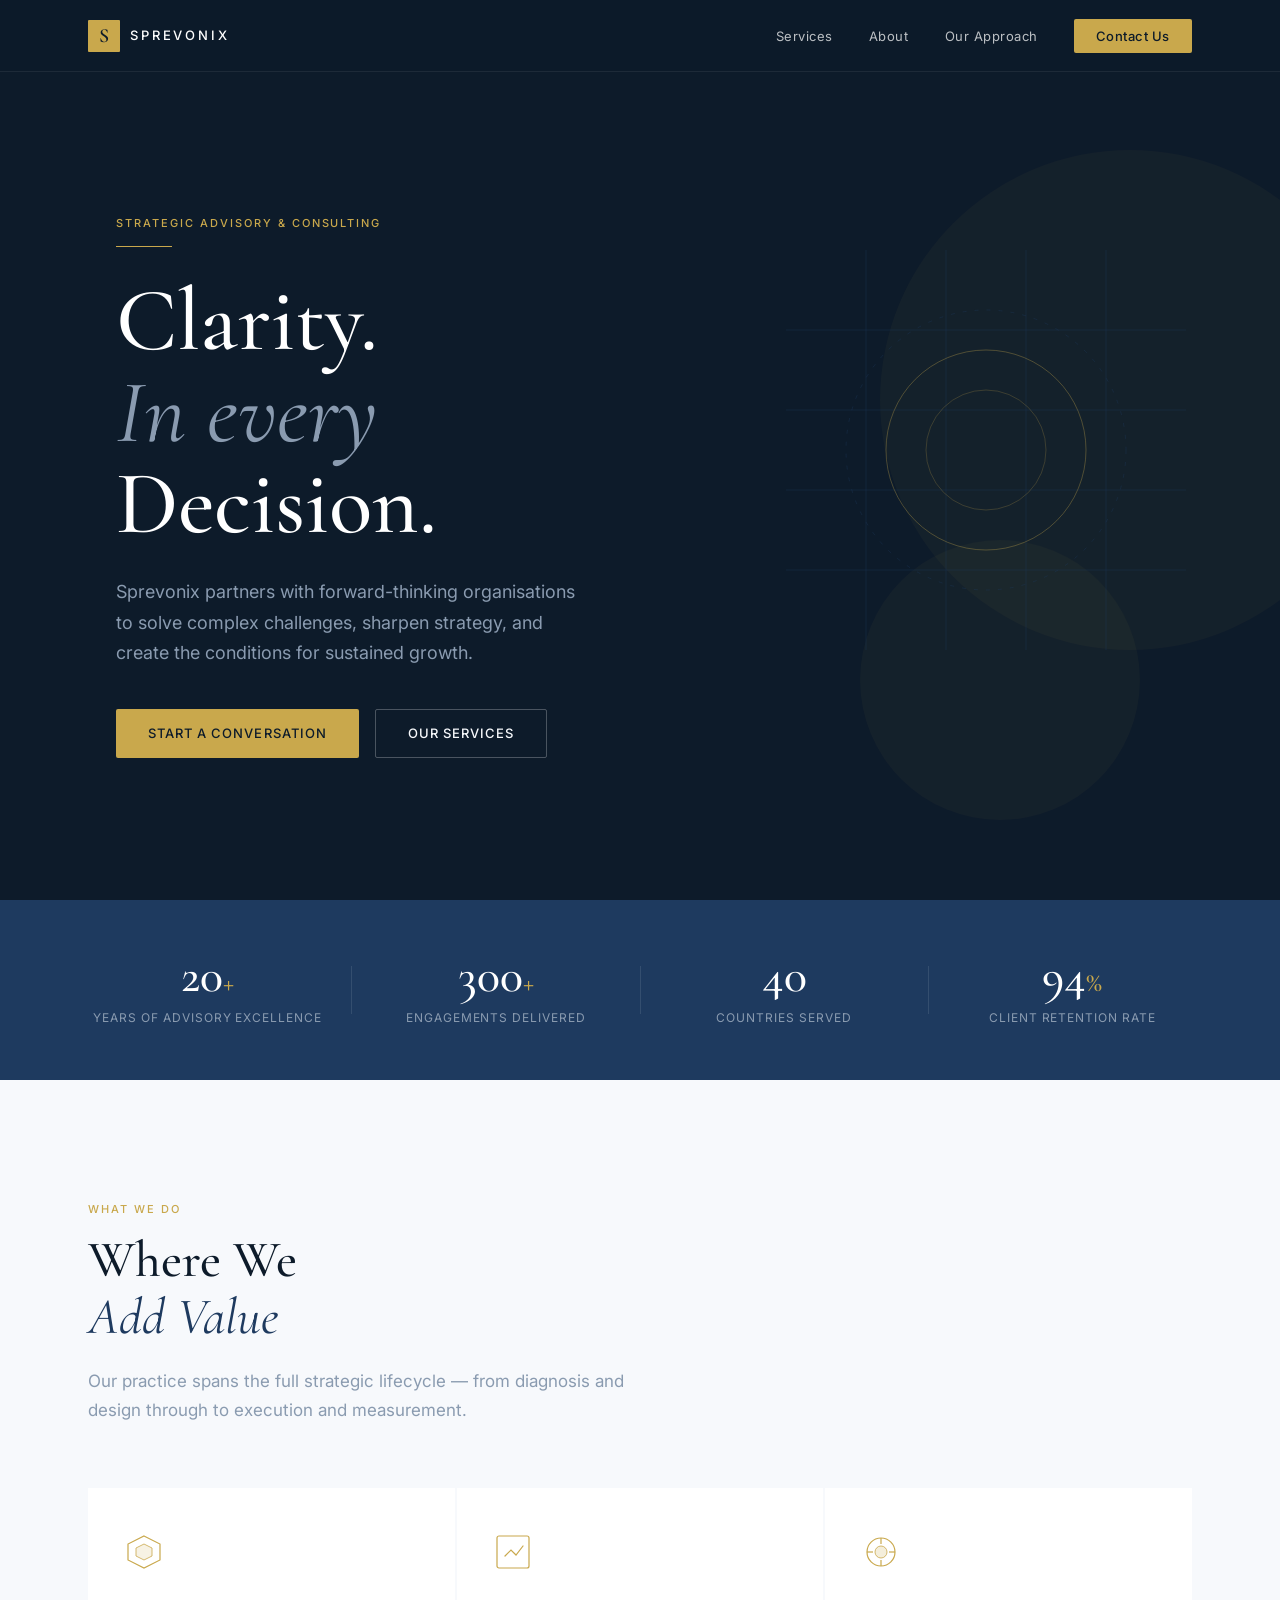
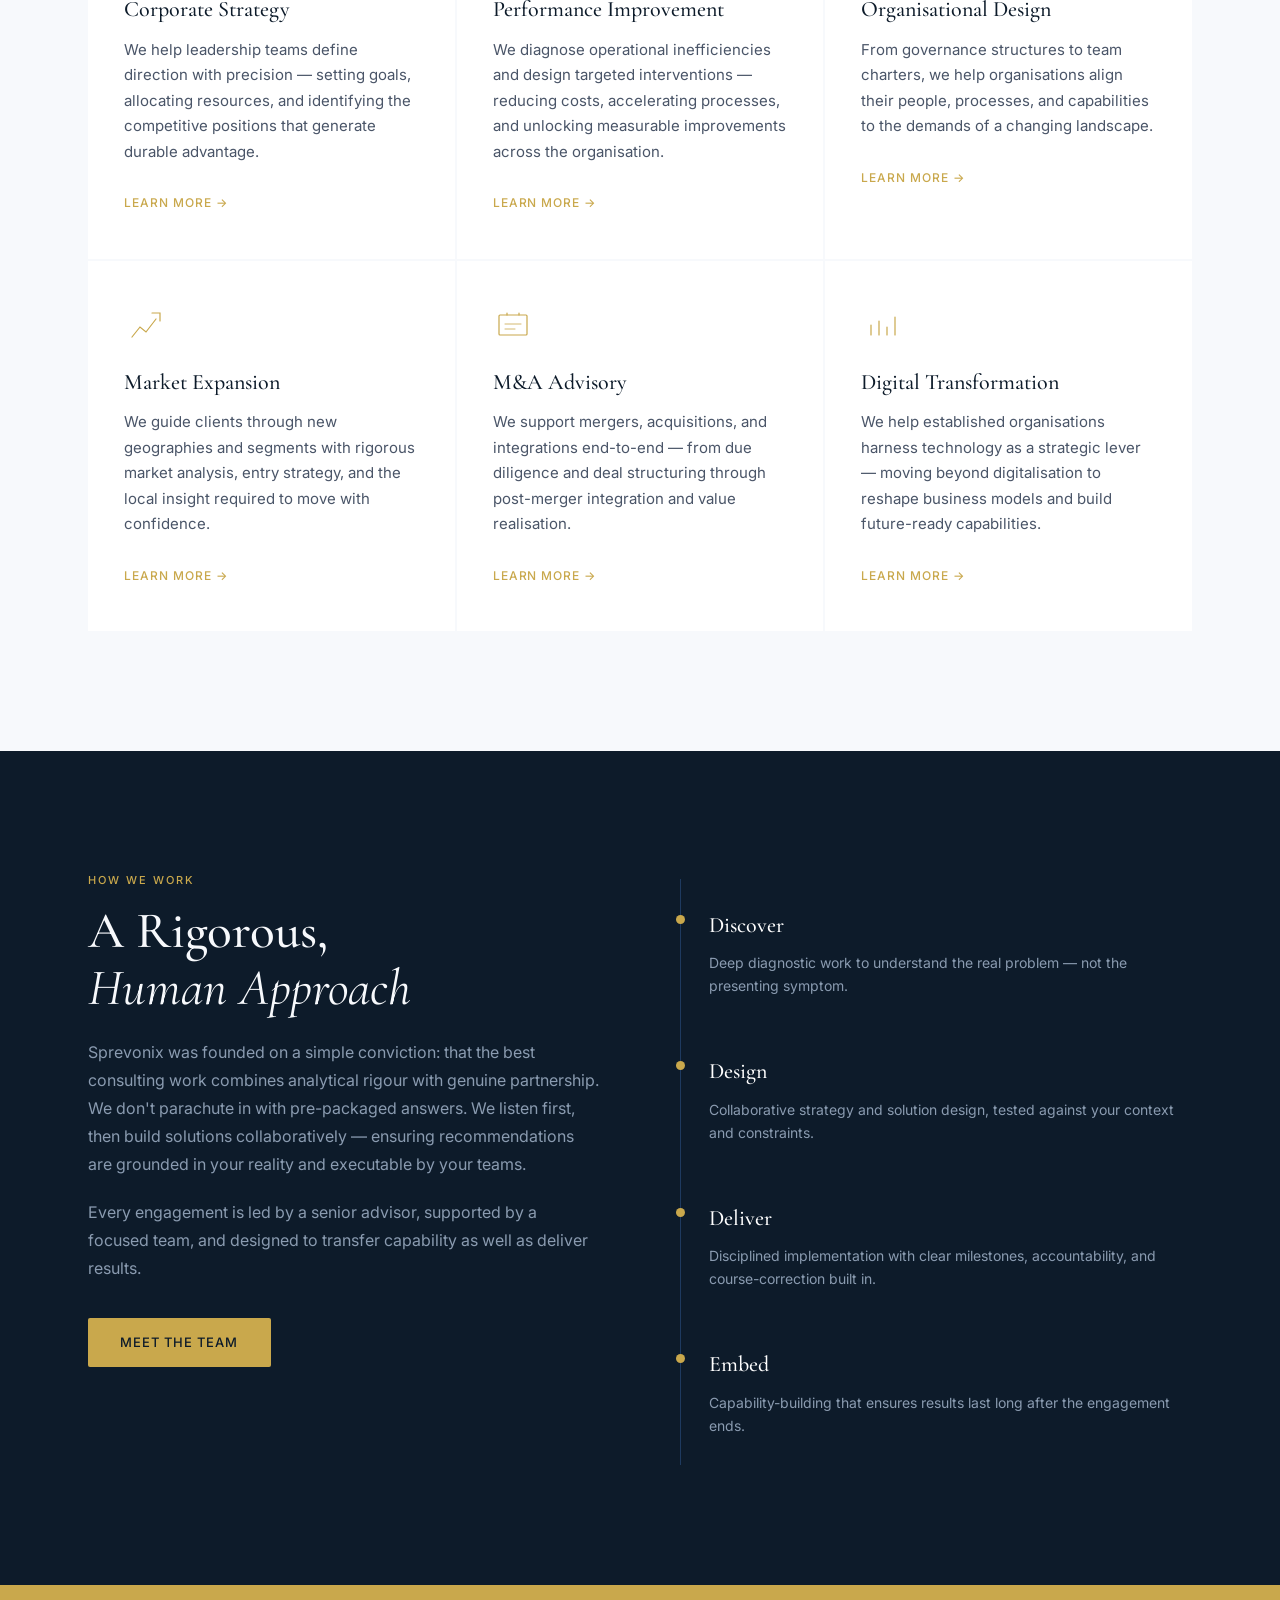
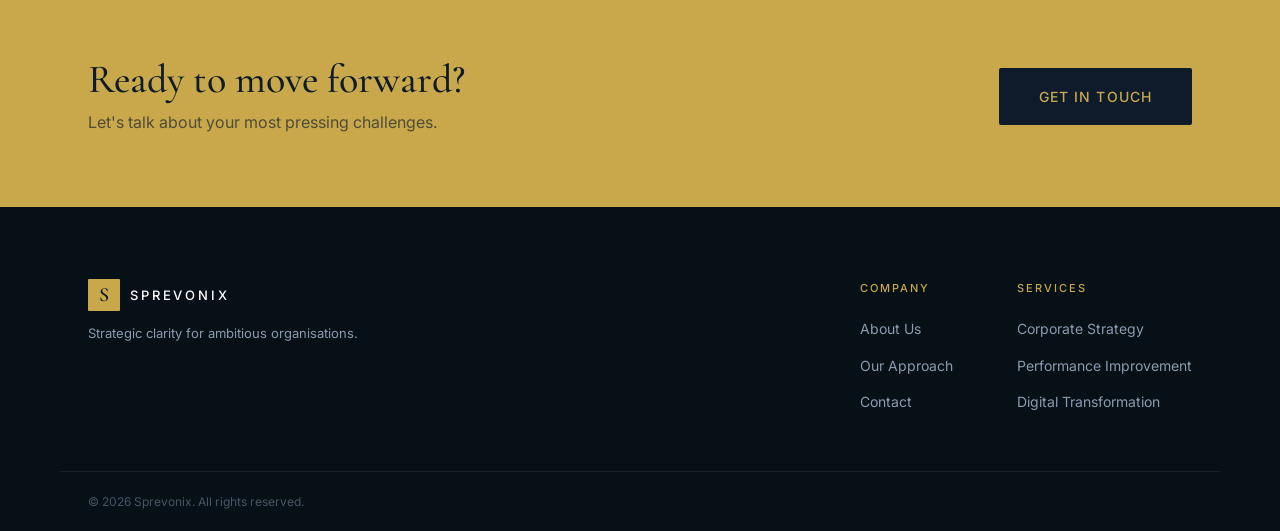
<file: index.html>
<!DOCTYPE html>
<html lang="en">
<head>
  <meta charset="UTF-8" />
  <meta name="viewport" content="width=device-width, initial-scale=1.0" />
  <title>Sprevonix — Strategic Consulting</title>
  <meta name="description" content="Sprevonix is a professional consulting firm helping organisations navigate complexity, drive performance, and build lasting competitive advantage." />
  <link rel="preconnect" href="https://fonts.googleapis.com" />
  <link rel="preconnect" href="https://fonts.gstatic.com" crossorigin />
  <link href="https://fonts.googleapis.com/css2?family=Cormorant+Garamond:ital,wght@0,400;0,500;0,600;1,400&family=Inter:wght@300;400;500&display=swap" rel="stylesheet" />
  <link rel="stylesheet" href="styles.css" />
</head>
<body>

  <!-- NAV -->
  <header class="nav-wrap">
    <nav class="nav">
      <a href="index.html" class="logo">
        <span class="logo-mark">S</span>
        <span class="logo-name">SPREVONIX</span>
      </a>
      <button class="nav-toggle" aria-label="Toggle menu" aria-expanded="false">
        <span></span><span></span><span></span>
      </button>
      <ul class="nav-links">
        <li><a href="index.html#services">Services</a></li>
        <li><a href="about.html">About</a></li>
        <li><a href="index.html#approach">Our Approach</a></li>
        <li><a href="contact.html" class="nav-cta">Contact Us</a></li>
      </ul>
    </nav>
  </header>

  <main>

    <!-- HERO -->
    <section class="hero">
      <div class="hero-inner">
        <p class="eyebrow">Strategic Advisory &amp; Consulting</p>
        <div class="gold-rule"></div>
        <h1 class="hero-headline">
          Clarity.<br />
          <em>In every</em><br />
          Decision.
        </h1>
        <p class="hero-sub">
          Sprevonix partners with forward-thinking organisations to solve complex
          challenges, sharpen strategy, and create the conditions for sustained growth.
        </p>
        <div class="hero-actions">
          <a href="contact.html" class="btn-primary">Start a Conversation</a>
          <a href="index.html#services" class="btn-ghost">Our Services</a>
        </div>
      </div>
      <div class="hero-visual" aria-hidden="true">
        <div class="hv-shape hv-shape--1"></div>
        <div class="hv-shape hv-shape--2"></div>
        <div class="hv-grid">
          <svg viewBox="0 0 400 400" fill="none" xmlns="http://www.w3.org/2000/svg">
            <line x1="0" y1="80"  x2="400" y2="80"  stroke="#1E3A5F" stroke-width="0.5"/>
            <line x1="0" y1="160" x2="400" y2="160" stroke="#1E3A5F" stroke-width="0.5"/>
            <line x1="0" y1="240" x2="400" y2="240" stroke="#1E3A5F" stroke-width="0.5"/>
            <line x1="0" y1="320" x2="400" y2="320" stroke="#1E3A5F" stroke-width="0.5"/>
            <line x1="80"  y1="0" x2="80"  y2="400" stroke="#1E3A5F" stroke-width="0.5"/>
            <line x1="160" y1="0" x2="160" y2="400" stroke="#1E3A5F" stroke-width="0.5"/>
            <line x1="240" y1="0" x2="240" y2="400" stroke="#1E3A5F" stroke-width="0.5"/>
            <line x1="320" y1="0" x2="320" y2="400" stroke="#1E3A5F" stroke-width="0.5"/>
            <circle cx="200" cy="200" r="100" stroke="#C9A84C" stroke-width="0.8" opacity="0.6"/>
            <circle cx="200" cy="200" r="60"  stroke="#C9A84C" stroke-width="0.8" opacity="0.4"/>
            <circle cx="200" cy="200" r="140" stroke="#1E3A5F" stroke-width="0.5" stroke-dasharray="4 8"/>
          </svg>
        </div>
      </div>
    </section>

    <!-- STATS BAND -->
    <section class="stats-band">
      <div class="container stats-grid">
        <div class="stat">
          <span class="stat-num">20<span class="stat-sup">+</span></span>
          <span class="stat-label">Years of Advisory Excellence</span>
        </div>
        <div class="stat-divider" aria-hidden="true"></div>
        <div class="stat">
          <span class="stat-num">300<span class="stat-sup">+</span></span>
          <span class="stat-label">Engagements Delivered</span>
        </div>
        <div class="stat-divider" aria-hidden="true"></div>
        <div class="stat">
          <span class="stat-num">40</span>
          <span class="stat-label">Countries Served</span>
        </div>
        <div class="stat-divider" aria-hidden="true"></div>
        <div class="stat">
          <span class="stat-num">94<span class="stat-sup">%</span></span>
          <span class="stat-label">Client Retention Rate</span>
        </div>
      </div>
    </section>

    <!-- SERVICES -->
    <section class="services" id="services">
      <div class="container">
        <div class="section-header">
          <p class="eyebrow">What We Do</p>
          <h2 class="section-title">Where We<br /><em>Add Value</em></h2>
          <p class="section-sub">
            Our practice spans the full strategic lifecycle — from diagnosis
            and design through to execution and measurement.
          </p>
        </div>
        <div class="services-grid">

          <div class="service-card">
            <div class="service-icon">
              <svg viewBox="0 0 40 40" fill="none"><path d="M20 4L36 12V28L20 36L4 28V12L20 4Z" stroke="#C9A84C" stroke-width="1.2"/><path d="M20 12L28 16V24L20 28L12 24V16L20 12Z" fill="#C9A84C" fill-opacity="0.15" stroke="#C9A84C" stroke-width="0.8"/></svg>
            </div>
            <h3 class="service-name">Corporate Strategy</h3>
            <p class="service-desc">We help leadership teams define direction with precision — setting goals, allocating resources, and identifying the competitive positions that generate durable advantage.</p>
            <a href="contact.html" class="service-link">Learn More →</a>
          </div>

          <div class="service-card">
            <div class="service-icon">
              <svg viewBox="0 0 40 40" fill="none"><rect x="4" y="4" width="32" height="32" rx="2" stroke="#C9A84C" stroke-width="1.2"/><path d="M12 24L18 18L23 23L30 14" stroke="#C9A84C" stroke-width="1.2" stroke-linecap="round"/></svg>
            </div>
            <h3 class="service-name">Performance Improvement</h3>
            <p class="service-desc">We diagnose operational inefficiencies and design targeted interventions — reducing costs, accelerating processes, and unlocking measurable improvements across the organisation.</p>
            <a href="contact.html" class="service-link">Learn More →</a>
          </div>

          <div class="service-card">
            <div class="service-icon">
              <svg viewBox="0 0 40 40" fill="none"><circle cx="20" cy="20" r="14" stroke="#C9A84C" stroke-width="1.2"/><circle cx="20" cy="20" r="6" fill="#C9A84C" fill-opacity="0.2" stroke="#C9A84C" stroke-width="0.8"/><line x1="20" y1="6" x2="20" y2="12" stroke="#C9A84C" stroke-width="1.2"/><line x1="20" y1="28" x2="20" y2="34" stroke="#C9A84C" stroke-width="1.2"/><line x1="6" y1="20" x2="12" y2="20" stroke="#C9A84C" stroke-width="1.2"/><line x1="28" y1="20" x2="34" y2="20" stroke="#C9A84C" stroke-width="1.2"/></svg>
            </div>
            <h3 class="service-name">Organisational Design</h3>
            <p class="service-desc">From governance structures to team charters, we help organisations align their people, processes, and capabilities to the demands of a changing landscape.</p>
            <a href="contact.html" class="service-link">Learn More →</a>
          </div>

          <div class="service-card">
            <div class="service-icon">
              <svg viewBox="0 0 40 40" fill="none"><path d="M8 32L16 22L22 27L32 14" stroke="#C9A84C" stroke-width="1.2" stroke-linecap="round"/><path d="M28 8H36V16" stroke="#C9A84C" stroke-width="1.2" stroke-linecap="round"/></svg>
            </div>
            <h3 class="service-name">Market Expansion</h3>
            <p class="service-desc">We guide clients through new geographies and segments with rigorous market analysis, entry strategy, and the local insight required to move with confidence.</p>
            <a href="contact.html" class="service-link">Learn More →</a>
          </div>

          <div class="service-card">
            <div class="service-icon">
              <svg viewBox="0 0 40 40" fill="none"><rect x="6" y="10" width="28" height="20" rx="1" stroke="#C9A84C" stroke-width="1.2"/><path d="M14 10V8M26 10V8" stroke="#C9A84C" stroke-width="1.2" stroke-linecap="round"/><path d="M12 19H28M12 24H22" stroke="#C9A84C" stroke-width="0.8" stroke-linecap="round"/></svg>
            </div>
            <h3 class="service-name">M&amp;A Advisory</h3>
            <p class="service-desc">We support mergers, acquisitions, and integrations end-to-end — from due diligence and deal structuring through post-merger integration and value realisation.</p>
            <a href="contact.html" class="service-link">Learn More →</a>
          </div>

          <div class="service-card">
            <div class="service-icon">
              <svg viewBox="0 0 40 40" fill="none"><path d="M10 30V20M18 30V16M26 30V22M34 30V12" stroke="#C9A84C" stroke-width="1.2" stroke-linecap="round"/></svg>
            </div>
            <h3 class="service-name">Digital Transformation</h3>
            <p class="service-desc">We help established organisations harness technology as a strategic lever — moving beyond digitalisation to reshape business models and build future-ready capabilities.</p>
            <a href="contact.html" class="service-link">Learn More →</a>
          </div>

        </div>
      </div>
    </section>

    <!-- APPROACH -->
    <section class="approach" id="approach">
      <div class="container approach-inner">
        <div class="approach-text">
          <p class="eyebrow light">How We Work</p>
          <h2 class="section-title light">A Rigorous,<br /><em>Human Approach</em></h2>
          <p class="approach-body">
            Sprevonix was founded on a simple conviction: that the best consulting work combines analytical rigour with genuine partnership. We don't parachute in with pre-packaged answers. We listen first, then build solutions collaboratively — ensuring recommendations are grounded in your reality and executable by your teams.
          </p>
          <p class="approach-body">
            Every engagement is led by a senior advisor, supported by a focused team, and designed to transfer capability as well as deliver results.
          </p>
          <a href="about.html" class="btn-primary">Meet the Team</a>
        </div>
        <div class="approach-steps">
          <div class="step">
            <span class="step-label">Discover</span>
            <p class="step-desc">Deep diagnostic work to understand the real problem — not the presenting symptom.</p>
          </div>
          <div class="step-connector" aria-hidden="true"></div>
          <div class="step">
            <span class="step-label">Design</span>
            <p class="step-desc">Collaborative strategy and solution design, tested against your context and constraints.</p>
          </div>
          <div class="step-connector" aria-hidden="true"></div>
          <div class="step">
            <span class="step-label">Deliver</span>
            <p class="step-desc">Disciplined implementation with clear milestones, accountability, and course-correction built in.</p>
          </div>
          <div class="step-connector" aria-hidden="true"></div>
          <div class="step">
            <span class="step-label">Embed</span>
            <p class="step-desc">Capability-building that ensures results last long after the engagement ends.</p>
          </div>
        </div>
      </div>
    </section>

    <!-- CTA BAND -->
    <section class="cta-band">
      <div class="container cta-inner">
        <div>
          <h2 class="cta-title">Ready to move forward?</h2>
          <p class="cta-sub">Let's talk about your most pressing challenges.</p>
        </div>
        <a href="contact.html" class="btn-primary btn-large">Get in Touch</a>
      </div>
    </section>

  </main>

  <!-- FOOTER -->
  <footer class="footer">
    <div class="container footer-inner">
      <div class="footer-brand">
        <a href="index.html" class="logo">
          <span class="logo-mark">S</span>
          <span class="logo-name">SPREVONIX</span>
        </a>
        <p class="footer-tagline">Strategic clarity for ambitious organisations.</p>
      </div>
      <nav class="footer-nav" aria-label="Footer navigation">
        <div class="footer-col">
          <p class="footer-col-title">Company</p>
          <ul>
            <li><a href="about.html">About Us</a></li>
            <li><a href="index.html#approach">Our Approach</a></li>
            <li><a href="contact.html">Contact</a></li>
          </ul>
        </div>
        <div class="footer-col">
          <p class="footer-col-title">Services</p>
          <ul>
            <li><a href="index.html#services">Corporate Strategy</a></li>
            <li><a href="index.html#services">Performance Improvement</a></li>
            <li><a href="index.html#services">Digital Transformation</a></li>
          </ul>
        </div>
      </nav>
    </div>
    <div class="footer-bottom">
      <p>&copy; 2026 Sprevonix. All rights reserved.</p>
    </div>
  </footer>

  <script src="main.js"></script>
</body>
</html>
</file>
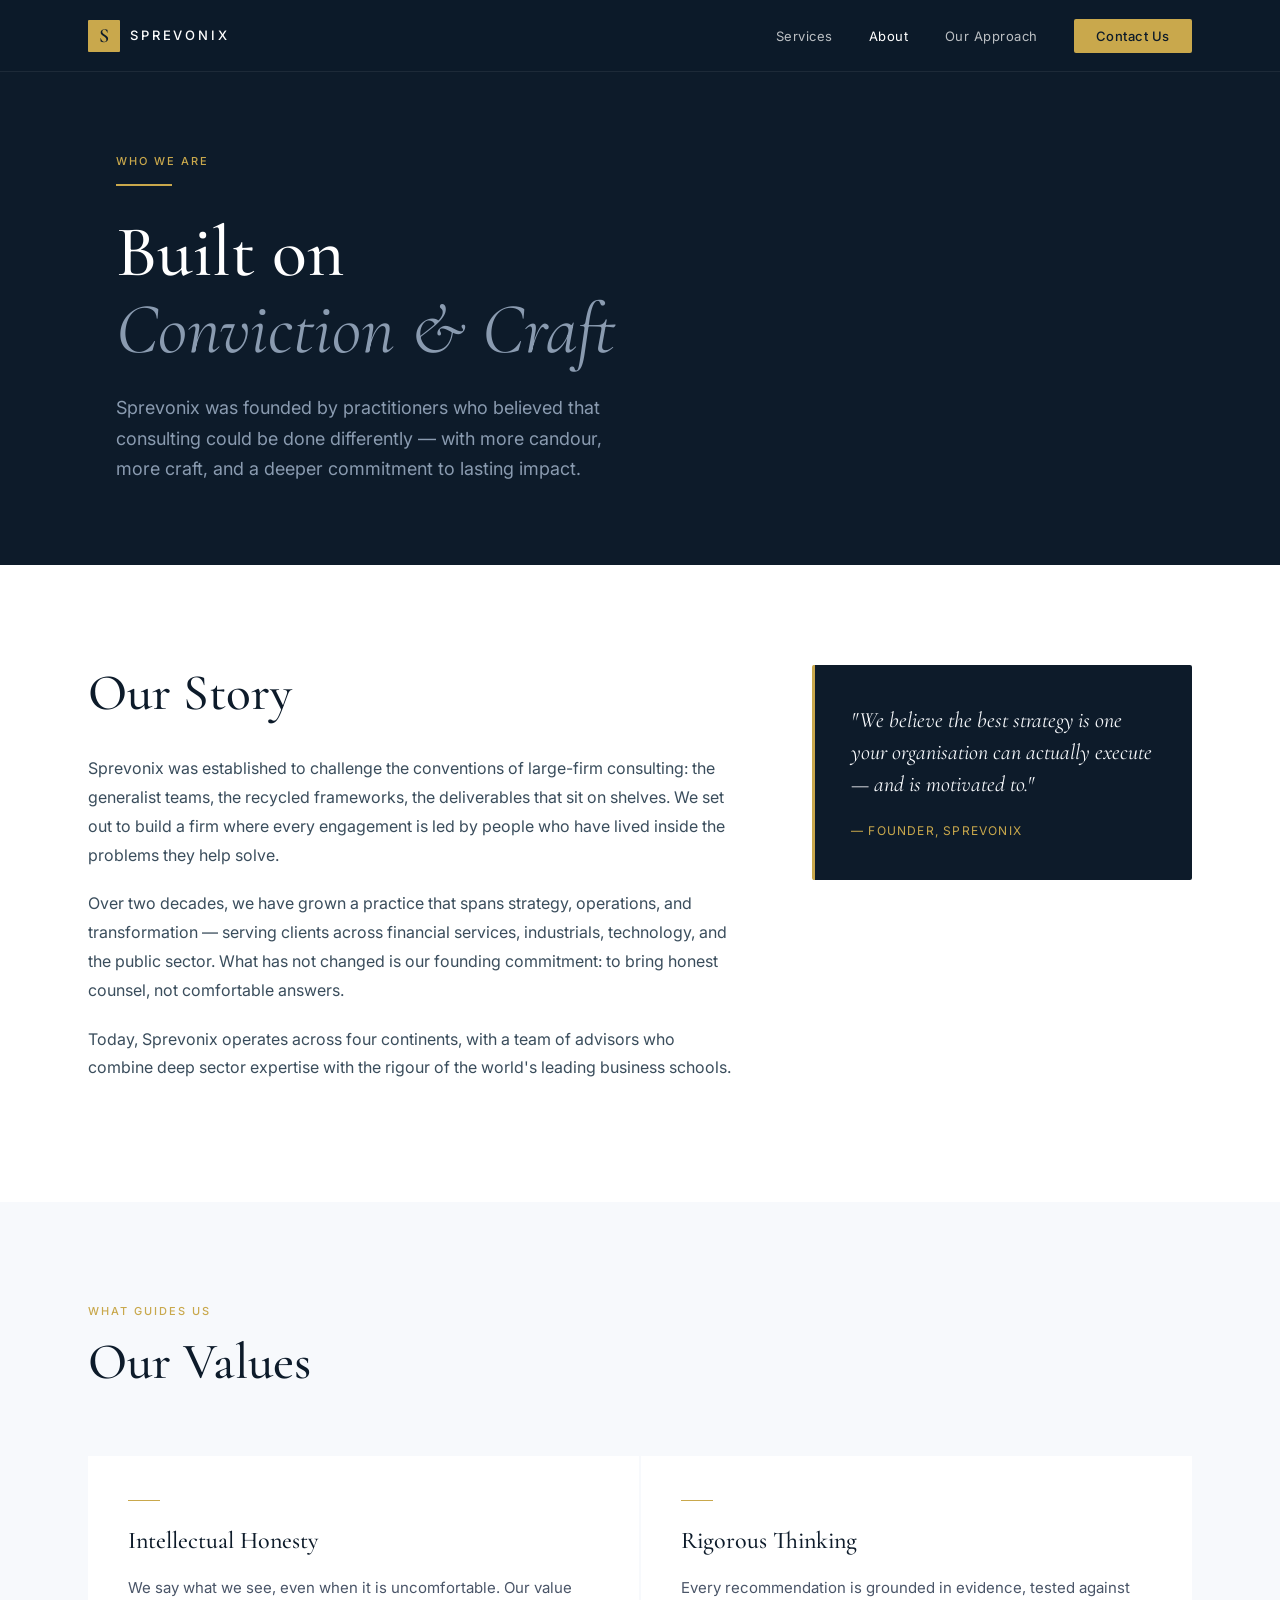
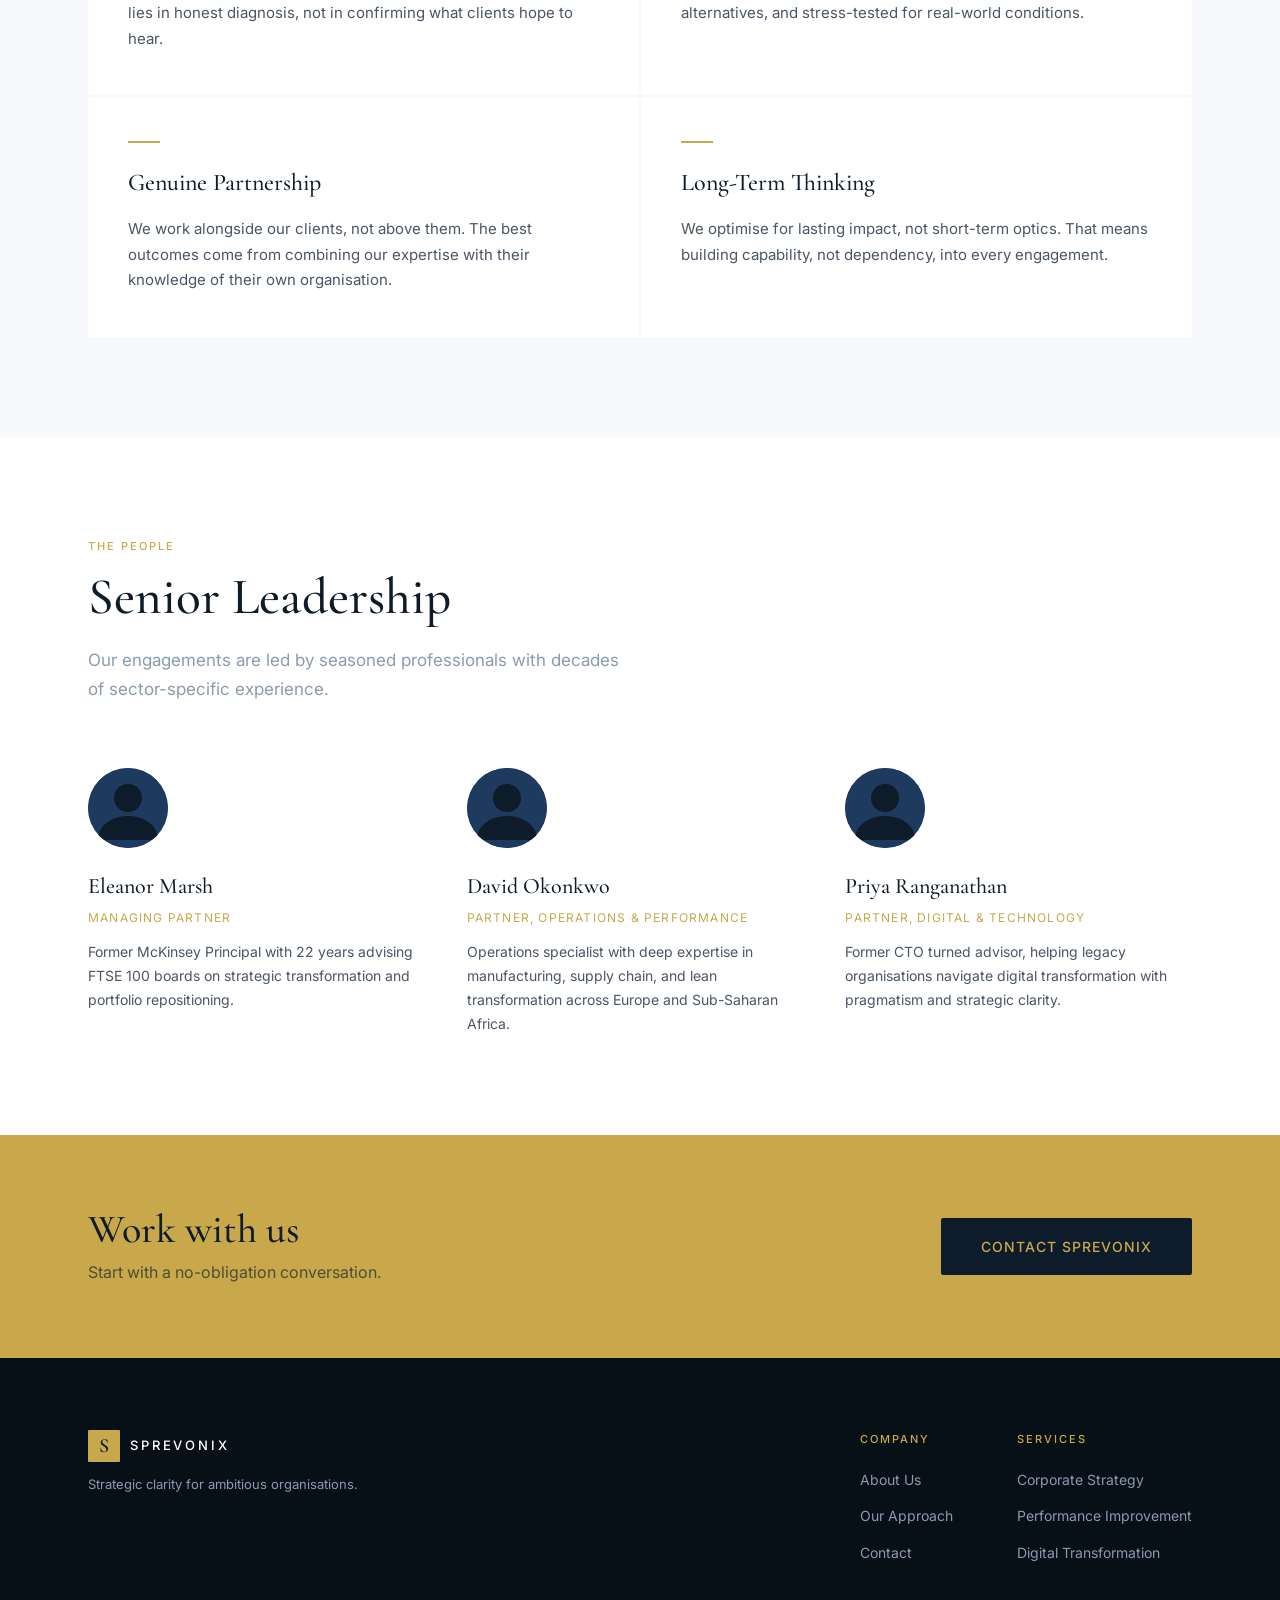
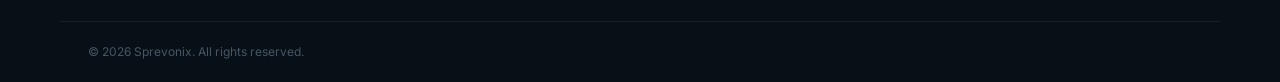
<file: about.html>
<!DOCTYPE html>
<html lang="en">
<head>
  <meta charset="UTF-8" />
  <meta name="viewport" content="width=device-width, initial-scale=1.0" />
  <title>About — Sprevonix</title>
  <meta name="description" content="Learn about Sprevonix — our story, our people, and the values that guide every engagement." />
  <link rel="preconnect" href="https://fonts.googleapis.com" />
  <link rel="preconnect" href="https://fonts.gstatic.com" crossorigin />
  <link href="https://fonts.googleapis.com/css2?family=Cormorant+Garamond:ital,wght@0,400;0,500;0,600;1,400&family=Inter:wght@300;400;500&display=swap" rel="stylesheet" />
  <link rel="stylesheet" href="styles.css" />
</head>
<body>

  <header class="nav-wrap">
    <nav class="nav">
      <a href="index.html" class="logo">
        <span class="logo-mark">S</span>
        <span class="logo-name">SPREVONIX</span>
      </a>
      <button class="nav-toggle" aria-label="Toggle menu" aria-expanded="false">
        <span></span><span></span><span></span>
      </button>
      <ul class="nav-links">
        <li><a href="index.html#services">Services</a></li>
        <li><a href="about.html" class="active">About</a></li>
        <li><a href="index.html#approach">Our Approach</a></li>
        <li><a href="contact.html" class="nav-cta">Contact Us</a></li>
      </ul>
    </nav>
  </header>

  <main>

    <section class="page-hero">
      <div class="container">
        <p class="eyebrow">Who We Are</p>
        <div class="gold-rule"></div>
        <h1 class="page-hero-title">Built on<br /><em>Conviction &amp; Craft</em></h1>
        <p class="page-hero-sub">
          Sprevonix was founded by practitioners who believed that consulting could be done
          differently — with more candour, more craft, and a deeper commitment to lasting impact.
        </p>
      </div>
    </section>

    <section class="about-story">
      <div class="container about-story-inner">
        <div class="about-story-text">
          <h2 class="section-title">Our Story</h2>
          <p>
            Sprevonix was established to challenge the conventions of large-firm consulting:
            the generalist teams, the recycled frameworks, the deliverables that sit on shelves.
            We set out to build a firm where every engagement is led by people who have lived
            inside the problems they help solve.
          </p>
          <p>
            Over two decades, we have grown a practice that spans strategy, operations, and
            transformation — serving clients across financial services, industrials, technology,
            and the public sector. What has not changed is our founding commitment: to bring
            honest counsel, not comfortable answers.
          </p>
          <p>
            Today, Sprevonix operates across four continents, with a team of advisors who
            combine deep sector expertise with the rigour of the world's leading business schools.
          </p>
        </div>
        <div class="about-story-aside">
          <div class="aside-card">
            <p class="aside-quote">"We believe the best strategy is one your organisation can actually execute — and is motivated to."</p>
            <p class="aside-attr">— Founder, Sprevonix</p>
          </div>
        </div>
      </div>
    </section>

    <section class="values">
      <div class="container">
        <div class="section-header">
          <p class="eyebrow">What Guides Us</p>
          <h2 class="section-title">Our Values</h2>
        </div>
        <div class="values-grid">
          <div class="value-item">
            <span class="value-gold-line" aria-hidden="true"></span>
            <h3>Intellectual Honesty</h3>
            <p>We say what we see, even when it is uncomfortable. Our value lies in honest diagnosis, not in confirming what clients hope to hear.</p>
          </div>
          <div class="value-item">
            <span class="value-gold-line" aria-hidden="true"></span>
            <h3>Rigorous Thinking</h3>
            <p>Every recommendation is grounded in evidence, tested against alternatives, and stress-tested for real-world conditions.</p>
          </div>
          <div class="value-item">
            <span class="value-gold-line" aria-hidden="true"></span>
            <h3>Genuine Partnership</h3>
            <p>We work alongside our clients, not above them. The best outcomes come from combining our expertise with their knowledge of their own organisation.</p>
          </div>
          <div class="value-item">
            <span class="value-gold-line" aria-hidden="true"></span>
            <h3>Long-Term Thinking</h3>
            <p>We optimise for lasting impact, not short-term optics. That means building capability, not dependency, into every engagement.</p>
          </div>
        </div>
      </div>
    </section>

    <section class="team">
      <div class="container">
        <div class="section-header">
          <p class="eyebrow">The People</p>
          <h2 class="section-title">Senior Leadership</h2>
          <p class="section-sub">Our engagements are led by seasoned professionals with decades of sector-specific experience.</p>
        </div>
        <div class="team-grid">

          <div class="team-card">
            <div class="team-avatar" aria-hidden="true">
              <svg viewBox="0 0 80 80" fill="none"><circle cx="40" cy="40" r="40" fill="#1E3A5F"/><circle cx="40" cy="30" r="14" fill="#0D1B2A"/><path d="M10 72C10 57 24 48 40 48C56 48 70 57 70 72" fill="#0D1B2A"/></svg>
            </div>
            <div class="team-info">
              <h3 class="team-name">Eleanor Marsh</h3>
              <p class="team-role">Managing Partner</p>
              <p class="team-bio">Former McKinsey Principal with 22 years advising FTSE 100 boards on strategic transformation and portfolio repositioning.</p>
            </div>
          </div>

          <div class="team-card">
            <div class="team-avatar" aria-hidden="true">
              <svg viewBox="0 0 80 80" fill="none"><circle cx="40" cy="40" r="40" fill="#1E3A5F"/><circle cx="40" cy="30" r="14" fill="#0D1B2A"/><path d="M10 72C10 57 24 48 40 48C56 48 70 57 70 72" fill="#0D1B2A"/></svg>
            </div>
            <div class="team-info">
              <h3 class="team-name">David Okonkwo</h3>
              <p class="team-role">Partner, Operations &amp; Performance</p>
              <p class="team-bio">Operations specialist with deep expertise in manufacturing, supply chain, and lean transformation across Europe and Sub-Saharan Africa.</p>
            </div>
          </div>

          <div class="team-card">
            <div class="team-avatar" aria-hidden="true">
              <svg viewBox="0 0 80 80" fill="none"><circle cx="40" cy="40" r="40" fill="#1E3A5F"/><circle cx="40" cy="30" r="14" fill="#0D1B2A"/><path d="M10 72C10 57 24 48 40 48C56 48 70 57 70 72" fill="#0D1B2A"/></svg>
            </div>
            <div class="team-info">
              <h3 class="team-name">Priya Ranganathan</h3>
              <p class="team-role">Partner, Digital &amp; Technology</p>
              <p class="team-bio">Former CTO turned advisor, helping legacy organisations navigate digital transformation with pragmatism and strategic clarity.</p>
            </div>
          </div>

        </div>
      </div>
    </section>

    <section class="cta-band">
      <div class="container cta-inner">
        <div>
          <h2 class="cta-title">Work with us</h2>
          <p class="cta-sub">Start with a no-obligation conversation.</p>
        </div>
        <a href="contact.html" class="btn-primary btn-large">Contact Sprevonix</a>
      </div>
    </section>

  </main>

  <footer class="footer">
    <div class="container footer-inner">
      <div class="footer-brand">
        <a href="index.html" class="logo">
          <span class="logo-mark">S</span>
          <span class="logo-name">SPREVONIX</span>
        </a>
        <p class="footer-tagline">Strategic clarity for ambitious organisations.</p>
      </div>
      <nav class="footer-nav" aria-label="Footer navigation">
        <div class="footer-col">
          <p class="footer-col-title">Company</p>
          <ul>
            <li><a href="about.html">About Us</a></li>
            <li><a href="index.html#approach">Our Approach</a></li>
            <li><a href="contact.html">Contact</a></li>
          </ul>
        </div>
        <div class="footer-col">
          <p class="footer-col-title">Services</p>
          <ul>
            <li><a href="index.html#services">Corporate Strategy</a></li>
            <li><a href="index.html#services">Performance Improvement</a></li>
            <li><a href="index.html#services">Digital Transformation</a></li>
          </ul>
        </div>
      </nav>
    </div>
    <div class="footer-bottom">
      <p>&copy; 2026 Sprevonix. All rights reserved.</p>
    </div>
  </footer>

  <script src="main.js"></script>
</body>
</html>
</file>
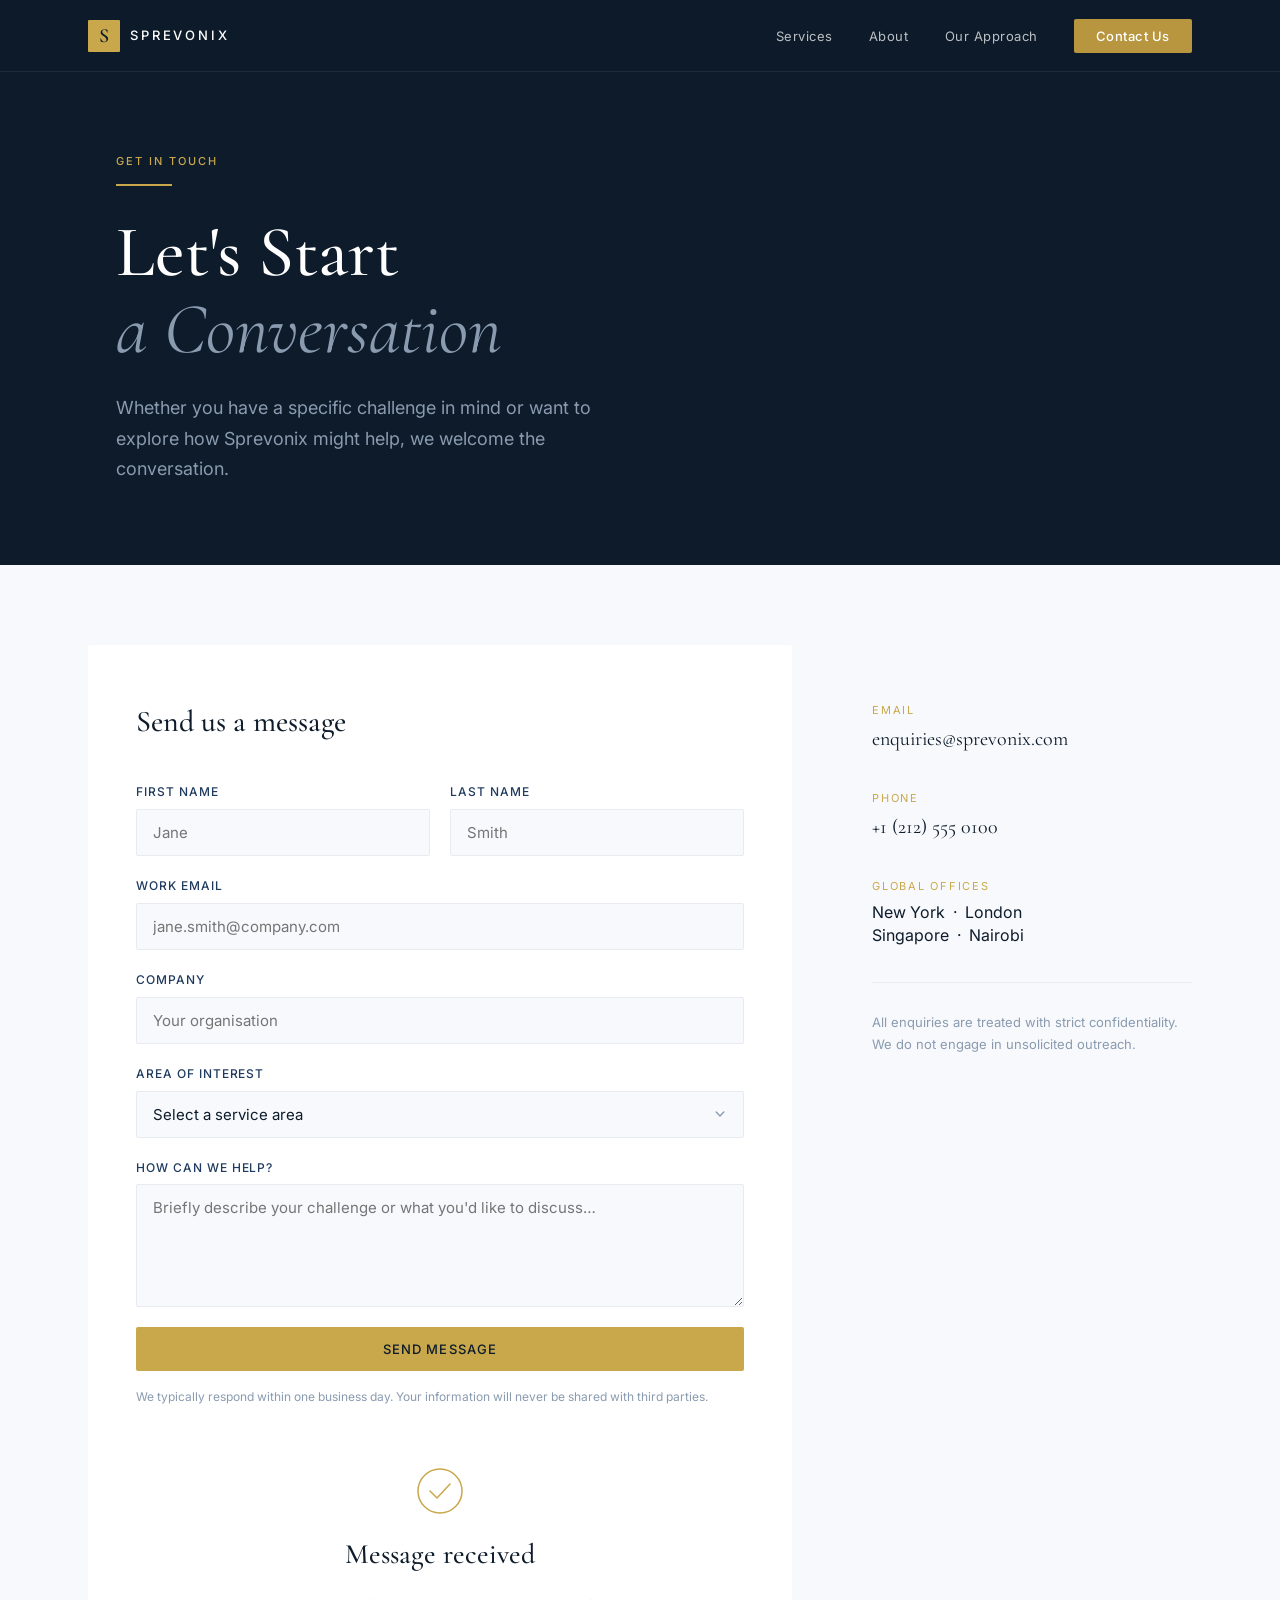
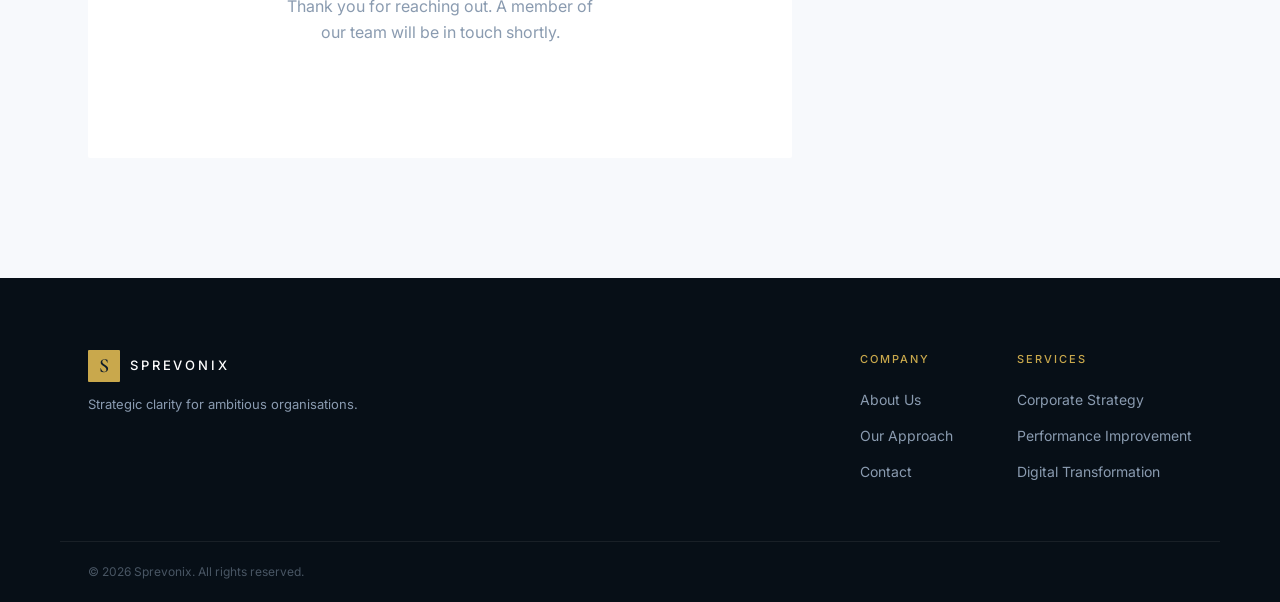
<file: contact.html>
<!DOCTYPE html>
<html lang="en">
<head>
  <meta charset="UTF-8" />
  <meta name="viewport" content="width=device-width, initial-scale=1.0" />
  <title>Contact — Sprevonix</title>
  <meta name="description" content="Get in touch with Sprevonix to discuss your strategic challenges." />
  <link rel="preconnect" href="https://fonts.googleapis.com" />
  <link rel="preconnect" href="https://fonts.gstatic.com" crossorigin />
  <link href="https://fonts.googleapis.com/css2?family=Cormorant+Garamond:ital,wght@0,400;0,500;0,600;1,400&family=Inter:wght@300;400;500&display=swap" rel="stylesheet" />
  <link rel="stylesheet" href="styles.css" />
</head>
<body>

  <header class="nav-wrap">
    <nav class="nav">
      <a href="index.html" class="logo">
        <span class="logo-mark">S</span>
        <span class="logo-name">SPREVONIX</span>
      </a>
      <button class="nav-toggle" aria-label="Toggle menu" aria-expanded="false">
        <span></span><span></span><span></span>
      </button>
      <ul class="nav-links">
        <li><a href="index.html#services">Services</a></li>
        <li><a href="about.html">About</a></li>
        <li><a href="index.html#approach">Our Approach</a></li>
        <li><a href="contact.html" class="nav-cta active">Contact Us</a></li>
      </ul>
    </nav>
  </header>

  <main>

    <section class="page-hero">
      <div class="container">
        <p class="eyebrow">Get in Touch</p>
        <div class="gold-rule"></div>
        <h1 class="page-hero-title">Let's Start<br /><em>a Conversation</em></h1>
        <p class="page-hero-sub">
          Whether you have a specific challenge in mind or want to explore how Sprevonix
          might help, we welcome the conversation.
        </p>
      </div>
    </section>

    <section class="contact-section">
      <div class="container contact-inner">

        <div class="contact-form-wrap">
          <h2 class="contact-form-title">Send us a message</h2>
          <form class="contact-form" id="contactForm" novalidate>

            <div class="form-row">
              <div class="form-group">
                <label for="firstName">First Name</label>
                <input type="text" id="firstName" name="firstName" placeholder="Jane" required />
              </div>
              <div class="form-group">
                <label for="lastName">Last Name</label>
                <input type="text" id="lastName" name="lastName" placeholder="Smith" required />
              </div>
            </div>

            <div class="form-group">
              <label for="email">Work Email</label>
              <input type="email" id="email" name="email" placeholder="jane.smith@company.com" required />
            </div>

            <div class="form-group">
              <label for="company">Company</label>
              <input type="text" id="company" name="company" placeholder="Your organisation" />
            </div>

            <div class="form-group">
              <label for="service">Area of Interest</label>
              <select id="service" name="service">
                <option value="" disabled selected>Select a service area</option>
                <option value="strategy">Corporate Strategy</option>
                <option value="performance">Performance Improvement</option>
                <option value="org-design">Organisational Design</option>
                <option value="market">Market Expansion</option>
                <option value="ma">M&amp;A Advisory</option>
                <option value="digital">Digital Transformation</option>
                <option value="other">Other / Not Sure</option>
              </select>
            </div>

            <div class="form-group">
              <label for="message">How can we help?</label>
              <textarea id="message" name="message" rows="5" placeholder="Briefly describe your challenge or what you'd like to discuss…" required></textarea>
            </div>

            <button type="submit" class="btn-primary btn-full">Send Message</button>

            <p class="form-note">
              We typically respond within one business day. Your information will never be shared with third parties.
            </p>

          </form>
          <div class="form-success" id="formSuccess" hidden>
            <svg viewBox="0 0 48 48" fill="none"><circle cx="24" cy="24" r="22" stroke="#C9A84C" stroke-width="1.5"/><path d="M14 24L21 31L34 17" stroke="#C9A84C" stroke-width="1.5" stroke-linecap="round" stroke-linejoin="round"/></svg>
            <h3>Message received</h3>
            <p>Thank you for reaching out. A member of our team will be in touch shortly.</p>
          </div>
        </div>

        <aside class="contact-aside">
          <div class="contact-detail">
            <p class="contact-detail-label">Email</p>
            <a href="mailto:enquiries@sprevonix.com" class="contact-detail-value">enquiries@sprevonix.com</a>
          </div>
          <div class="contact-detail">
            <p class="contact-detail-label">Phone</p>
            <a href="tel:+12125550100" class="contact-detail-value">+1 (212) 555 0100</a>
          </div>
          <div class="contact-detail">
            <p class="contact-detail-label">Global Offices</p>
            <p class="contact-detail-value contact-offices">
              New York &nbsp;·&nbsp; London<br />
              Singapore &nbsp;·&nbsp; Nairobi
            </p>
          </div>
          <div class="contact-aside-note">
            <p>All enquiries are treated with strict confidentiality. We do not engage in unsolicited outreach.</p>
          </div>
        </aside>

      </div>
    </section>

  </main>

  <footer class="footer">
    <div class="container footer-inner">
      <div class="footer-brand">
        <a href="index.html" class="logo">
          <span class="logo-mark">S</span>
          <span class="logo-name">SPREVONIX</span>
        </a>
        <p class="footer-tagline">Strategic clarity for ambitious organisations.</p>
      </div>
      <nav class="footer-nav" aria-label="Footer navigation">
        <div class="footer-col">
          <p class="footer-col-title">Company</p>
          <ul>
            <li><a href="about.html">About Us</a></li>
            <li><a href="index.html#approach">Our Approach</a></li>
            <li><a href="contact.html">Contact</a></li>
          </ul>
        </div>
        <div class="footer-col">
          <p class="footer-col-title">Services</p>
          <ul>
            <li><a href="index.html#services">Corporate Strategy</a></li>
            <li><a href="index.html#services">Performance Improvement</a></li>
            <li><a href="index.html#services">Digital Transformation</a></li>
          </ul>
        </div>
      </nav>
    </div>
    <div class="footer-bottom">
      <p>&copy; 2026 Sprevonix. All rights reserved.</p>
    </div>
  </footer>

  <script src="main.js"></script>
</body>
</html>
</file>
<file: styles.css>
/* ============================================================
   SPREVONIX — STYLES
   Palette: navy #0D1B2A, slate #1E3A5F, grey #8A9BB0,
            silver #E8ECF1, off-white #F7F9FC, gold #C9A84C
   Type: Cormorant Garamond (display) + Inter (body)
   ============================================================ */

*, *::before, *::after { box-sizing: border-box; margin: 0; padding: 0; }

:root {
  --navy:      #0D1B2A;
  --slate:     #1E3A5F;
  --grey:      #8A9BB0;
  --silver:    #E8ECF1;
  --offwhite:  #F7F9FC;
  --gold:      #C9A84C;
  --gold-dim:  rgba(201, 168, 76, 0.18);
  --white:     #ffffff;
  --text:      #1A2B3C;

  --display:   'Cormorant Garamond', Georgia, serif;
  --body:      'Inter', system-ui, sans-serif;

  --max-w:     1160px;
  --nav-h:     72px;
  --radius:    2px;

  --ease-out:  cubic-bezier(0.22, 1, 0.36, 1);
}

html { scroll-behavior: smooth; }

body {
  font-family: var(--body);
  font-weight: 400;
  font-size: 16px;
  line-height: 1.65;
  color: var(--text);
  background: var(--white);
  -webkit-font-smoothing: antialiased;
}

/* ── UTILITIES ── */
.container { max-width: var(--max-w); margin: 0 auto; padding: 0 28px; }

.eyebrow {
  font-family: var(--body);
  font-size: 11px;
  font-weight: 500;
  letter-spacing: 0.18em;
  text-transform: uppercase;
  color: var(--gold);
  margin-bottom: 14px;
}
.eyebrow.light { color: var(--gold); }

.gold-rule {
  width: 56px;
  height: 1.5px;
  background: var(--gold);
  margin-bottom: 28px;
}

.section-title {
  font-family: var(--display);
  font-size: clamp(36px, 4vw, 52px);
  font-weight: 500;
  line-height: 1.12;
  color: var(--navy);
  margin-bottom: 20px;
}
.section-title em { font-style: italic; color: var(--slate); font-weight: 400; }
.section-title.light,
.section-title.light em { color: var(--offwhite); }

.section-sub {
  font-size: 17px;
  color: var(--grey);
  max-width: 540px;
  line-height: 1.7;
}

.section-header { margin-bottom: 64px; }

/* ── BUTTONS ── */
.btn-primary {
  display: inline-block;
  padding: 14px 32px;
  background: var(--gold);
  color: var(--navy);
  font-family: var(--body);
  font-size: 13px;
  font-weight: 500;
  letter-spacing: 0.08em;
  text-decoration: none;
  text-transform: uppercase;
  border: none;
  cursor: pointer;
  transition: background 0.2s var(--ease-out), transform 0.15s var(--ease-out);
  border-radius: var(--radius);
}
.btn-primary:hover { background: #b8963f; transform: translateY(-1px); }
.btn-primary.btn-large { padding: 17px 40px; font-size: 14px; }
.btn-primary.btn-full { width: 100%; text-align: center; }

.btn-ghost {
  display: inline-block;
  padding: 13px 32px;
  background: transparent;
  color: var(--offwhite);
  font-family: var(--body);
  font-size: 13px;
  font-weight: 500;
  letter-spacing: 0.08em;
  text-decoration: none;
  text-transform: uppercase;
  border: 1px solid rgba(255,255,255,0.25);
  cursor: pointer;
  transition: border-color 0.2s, color 0.2s;
  border-radius: var(--radius);
}
.btn-ghost:hover { border-color: var(--gold); color: var(--gold); }

/* ── NAV ── */
.nav-wrap {
  position: fixed;
  top: 0; left: 0; right: 0;
  z-index: 100;
  height: var(--nav-h);
  background: rgba(13, 27, 42, 0.97);
  backdrop-filter: blur(8px);
  border-bottom: 1px solid rgba(255,255,255,0.07);
}

.nav {
  max-width: var(--max-w);
  margin: 0 auto;
  padding: 0 28px;
  height: 100%;
  display: flex;
  align-items: center;
  justify-content: space-between;
}

.logo {
  display: flex;
  align-items: center;
  gap: 10px;
  text-decoration: none;
}
.logo-mark {
  display: grid;
  place-items: center;
  width: 32px; height: 32px;
  background: var(--gold);
  color: var(--navy);
  font-family: var(--display);
  font-size: 20px;
  font-weight: 600;
  border-radius: 1px;
}
.logo-name {
  font-family: var(--body);
  font-size: 13px;
  font-weight: 500;
  letter-spacing: 0.22em;
  color: var(--white);
}

.nav-links {
  display: flex;
  align-items: center;
  gap: 36px;
  list-style: none;
}
.nav-links a {
  font-size: 13px;
  font-weight: 400;
  letter-spacing: 0.04em;
  color: rgba(255,255,255,0.72);
  text-decoration: none;
  transition: color 0.2s;
}
.nav-links a:hover,
.nav-links a.active { color: var(--white); }

.nav-links .nav-cta {
  padding: 9px 22px;
  background: var(--gold);
  color: var(--navy);
  font-weight: 500;
  border-radius: var(--radius);
  transition: background 0.2s;
}
.nav-links .nav-cta:hover { background: #b8963f; color: var(--navy); }
.nav-links .nav-cta.active { background: #b8963f; }

.nav-toggle {
  display: none;
  flex-direction: column;
  gap: 5px;
  background: none;
  border: none;
  cursor: pointer;
  padding: 4px;
}
.nav-toggle span {
  display: block;
  width: 24px;
  height: 1.5px;
  background: var(--white);
  transition: transform 0.25s, opacity 0.25s;
}

/* ── HERO ── */
.hero {
  min-height: 100vh;
  background: var(--navy);
  display: flex;
  align-items: center;
  padding-top: var(--nav-h);
  overflow: hidden;
  position: relative;
}

.hero-inner {
  max-width: var(--max-w);
  margin: 0 auto;
  padding: 80px 28px 80px;
  position: relative;
  z-index: 2;
  max-width: 640px;
  margin-left: max(28px, calc((100vw - 1160px) / 2 + 28px));
}

.hero-headline {
  font-family: var(--display);
  font-size: clamp(58px, 7vw, 96px);
  font-weight: 500;
  line-height: 1.02;
  color: var(--white);
  margin-bottom: 28px;
}
.hero-headline em {
  font-style: italic;
  color: var(--grey);
  font-weight: 400;
}

.hero-sub {
  font-size: 18px;
  color: var(--grey);
  line-height: 1.7;
  max-width: 480px;
  margin-bottom: 40px;
}

.hero-actions { display: flex; gap: 16px; flex-wrap: wrap; }

.hero-visual {
  position: absolute;
  right: 0; top: 0; bottom: 0;
  width: 46%;
  pointer-events: none;
  overflow: hidden;
}
.hv-shape {
  position: absolute;
  border-radius: 50%;
  opacity: 0.04;
  background: var(--gold);
}
.hv-shape--1 { width: 500px; height: 500px; right: -100px; top: 50%; transform: translateY(-60%); }
.hv-shape--2 { width: 280px; height: 280px; right: 140px; top: 60%; }
.hv-grid {
  position: absolute;
  inset: 0;
  display: flex;
  align-items: center;
  justify-content: center;
  padding: 60px;
  opacity: 0.7;
}
.hv-grid svg { width: 100%; max-width: 400px; }

/* ── STATS BAND ── */
.stats-band {
  background: var(--slate);
  padding: 52px 0;
}
.stats-grid {
  display: flex;
  align-items: center;
  justify-content: space-between;
  gap: 24px;
  flex-wrap: wrap;
}
.stat {
  display: flex;
  flex-direction: column;
  align-items: center;
  text-align: center;
  flex: 1;
  min-width: 120px;
}
.stat-num {
  font-family: var(--display);
  font-size: 48px;
  font-weight: 500;
  color: var(--white);
  line-height: 1;
  margin-bottom: 8px;
}
.stat-sup { font-size: 28px; color: var(--gold); }
.stat-label {
  font-size: 12px;
  letter-spacing: 0.08em;
  color: var(--grey);
  text-transform: uppercase;
}
.stat-divider {
  width: 1px;
  height: 48px;
  background: rgba(255,255,255,0.1);
  flex-shrink: 0;
}

/* ── SERVICES ── */
.services { padding: 120px 0; background: var(--offwhite); }

.services-grid {
  display: grid;
  grid-template-columns: repeat(3, 1fr);
  gap: 2px;
}

.service-card {
  background: var(--white);
  padding: 44px 36px;
  transition: transform 0.25s var(--ease-out);
  position: relative;
}
.service-card::after {
  content: '';
  position: absolute;
  bottom: 0; left: 0; right: 0;
  height: 2px;
  background: var(--gold);
  transform: scaleX(0);
  transform-origin: left;
  transition: transform 0.3s var(--ease-out);
}
.service-card:hover { transform: translateY(-3px); }
.service-card:hover::after { transform: scaleX(1); }

.service-icon { width: 40px; height: 40px; margin-bottom: 24px; }

.service-name {
  font-family: var(--display);
  font-size: 22px;
  font-weight: 500;
  color: var(--navy);
  margin-bottom: 14px;
  line-height: 1.2;
}

.service-desc { font-size: 15px; color: #4A5568; line-height: 1.7; margin-bottom: 24px; }

.service-link {
  font-size: 12px;
  font-weight: 500;
  letter-spacing: 0.08em;
  text-transform: uppercase;
  color: var(--gold);
  text-decoration: none;
  transition: color 0.2s;
}
.service-link:hover { color: #b8963f; }

/* ── APPROACH ── */
.approach { padding: 120px 0; background: var(--navy); }

.approach-inner {
  display: grid;
  grid-template-columns: 1fr 1fr;
  gap: 80px;
  align-items: start;
}

.approach-body {
  font-size: 16px;
  color: var(--grey);
  line-height: 1.75;
  margin-bottom: 20px;
}
.approach-text .btn-primary { margin-top: 16px; }

.approach-steps { padding-top: 8px; }

.step {
  padding: 28px 0 28px 28px;
  border-left: 1.5px solid var(--slate);
}
.step-label {
  display: block;
  font-family: var(--display);
  font-size: 22px;
  font-weight: 500;
  color: var(--white);
  margin-bottom: 8px;
}
.step-desc { font-size: 14px; color: var(--grey); line-height: 1.65; }

.step-connector {
  width: 1.5px;
  height: 0;
  background: var(--gold);
  margin-left: 28px;
  position: relative;
  overflow: visible;
}

/* left gold dot on each step */
.step { position: relative; }
.step::before {
  content: '';
  position: absolute;
  left: -5px; top: 36px;
  width: 9px; height: 9px;
  border-radius: 50%;
  background: var(--gold);
}

/* ── CTA BAND ── */
.cta-band { background: var(--gold); padding: 72px 0; }

.cta-inner {
  display: flex;
  align-items: center;
  justify-content: space-between;
  gap: 32px;
  flex-wrap: wrap;
}

.cta-title {
  font-family: var(--display);
  font-size: 40px;
  font-weight: 500;
  color: var(--navy);
  line-height: 1.1;
  margin-bottom: 8px;
}
.cta-sub { font-size: 16px; color: rgba(13,27,42,0.65); }

.cta-band .btn-primary {
  background: var(--navy);
  color: var(--gold);
  flex-shrink: 0;
}
.cta-band .btn-primary:hover { background: var(--slate); }

/* ── FOOTER ── */
.footer { background: #070F17; padding: 72px 0 0; }

.footer-inner {
  display: flex;
  justify-content: space-between;
  gap: 48px;
  flex-wrap: wrap;
  padding-bottom: 56px;
  border-bottom: 1px solid rgba(255,255,255,0.07);
}

.footer-tagline { font-size: 13px; color: var(--grey); margin-top: 12px; }

.footer-nav { display: flex; gap: 64px; }

.footer-col-title {
  font-size: 11px;
  font-weight: 500;
  letter-spacing: 0.18em;
  text-transform: uppercase;
  color: var(--gold);
  margin-bottom: 18px;
}
.footer-col ul { list-style: none; display: flex; flex-direction: column; gap: 10px; }
.footer-col ul a {
  font-size: 14px;
  color: var(--grey);
  text-decoration: none;
  transition: color 0.2s;
}
.footer-col ul a:hover { color: var(--white); }

.footer-bottom {
  padding: 20px 28px;
  max-width: var(--max-w);
  margin: 0 auto;
  font-size: 12px;
  color: rgba(138,155,176,0.5);
}

/* ── PAGE HERO ── */
.page-hero {
  padding: calc(var(--nav-h) + 80px) 0 80px;
  background: var(--navy);
}
.page-hero .container { max-width: 680px; margin-left: max(28px, calc((100vw - 1160px) / 2 + 28px)); }

.page-hero-title {
  font-family: var(--display);
  font-size: clamp(44px, 6vw, 72px);
  font-weight: 500;
  line-height: 1.08;
  color: var(--white);
  margin-bottom: 24px;
}
.page-hero-title em { font-style: italic; color: var(--grey); font-weight: 400; }

.page-hero-sub {
  font-size: 18px;
  color: var(--grey);
  line-height: 1.7;
  max-width: 500px;
}

/* ── ABOUT PAGE ── */
.about-story { padding: 100px 0; background: var(--white); }

.about-story-inner {
  display: grid;
  grid-template-columns: 1fr 380px;
  gap: 72px;
  align-items: start;
}

.about-story-text p {
  font-size: 16px;
  color: #3A4D5C;
  line-height: 1.8;
  margin-bottom: 20px;
}
.about-story-text .section-title { margin-bottom: 32px; }

.aside-card {
  background: var(--navy);
  padding: 40px 36px;
  border-left: 3px solid var(--gold);
  border-radius: var(--radius);
  position: sticky;
  top: calc(var(--nav-h) + 24px);
}
.aside-quote {
  font-family: var(--display);
  font-size: 22px;
  font-style: italic;
  color: var(--offwhite);
  line-height: 1.45;
  margin-bottom: 20px;
}
.aside-attr { font-size: 12px; letter-spacing: 0.1em; color: var(--gold); text-transform: uppercase; }

.values { padding: 100px 0; background: var(--offwhite); }

.values-grid {
  display: grid;
  grid-template-columns: repeat(2, 1fr);
  gap: 2px;
}

.value-item {
  background: var(--white);
  padding: 44px 40px;
}
.value-gold-line {
  display: block;
  width: 32px;
  height: 1.5px;
  background: var(--gold);
  margin-bottom: 20px;
}
.value-item h3 {
  font-family: var(--display);
  font-size: 24px;
  font-weight: 500;
  color: var(--navy);
  margin-bottom: 14px;
}
.value-item p { font-size: 15px; color: #4A5568; line-height: 1.7; }

.team { padding: 100px 0; background: var(--white); }

.team-grid {
  display: grid;
  grid-template-columns: repeat(3, 1fr);
  gap: 32px;
}

.team-card { display: flex; flex-direction: column; gap: 20px; }

.team-avatar {
  width: 80px; height: 80px;
  border-radius: 50%;
  overflow: hidden;
  background: var(--slate);
}
.team-avatar svg { width: 100%; height: 100%; }

.team-name {
  font-family: var(--display);
  font-size: 22px;
  font-weight: 500;
  color: var(--navy);
  margin-bottom: 4px;
}
.team-role {
  font-size: 12px;
  letter-spacing: 0.1em;
  text-transform: uppercase;
  color: var(--gold);
  margin-bottom: 12px;
}
.team-bio { font-size: 14px; color: #4A5568; line-height: 1.7; }

/* ── CONTACT PAGE ── */
.contact-section { padding: 80px 0 120px; background: var(--offwhite); }

.contact-inner {
  display: grid;
  grid-template-columns: 1fr 320px;
  gap: 80px;
  align-items: start;
}

.contact-form-wrap { background: var(--white); padding: 52px 48px; border-radius: var(--radius); }

.contact-form-title {
  font-family: var(--display);
  font-size: 30px;
  font-weight: 500;
  color: var(--navy);
  margin-bottom: 36px;
}

.form-row { display: grid; grid-template-columns: 1fr 1fr; gap: 20px; }

.form-group { display: flex; flex-direction: column; gap: 7px; margin-bottom: 20px; }

.form-group label {
  font-size: 12px;
  font-weight: 500;
  letter-spacing: 0.08em;
  text-transform: uppercase;
  color: var(--slate);
}

.form-group input,
.form-group select,
.form-group textarea {
  font-family: var(--body);
  font-size: 15px;
  color: var(--navy);
  background: var(--offwhite);
  border: 1px solid var(--silver);
  border-radius: var(--radius);
  padding: 13px 16px;
  outline: none;
  transition: border-color 0.2s;
  appearance: none;
  -webkit-appearance: none;
}
.form-group input:focus,
.form-group select:focus,
.form-group textarea:focus { border-color: var(--gold); background: var(--white); }
.form-group textarea { resize: vertical; }

.form-group select {
  background-image: url("data:image/svg+xml,%3Csvg xmlns='http://www.w3.org/2000/svg' viewBox='0 0 20 20' fill='%238A9BB0'%3E%3Cpath fill-rule='evenodd' d='M5.23 7.21a.75.75 0 011.06.02L10 11.168l3.71-3.938a.75.75 0 111.08 1.04l-4.25 4.5a.75.75 0 01-1.08 0l-4.25-4.5a.75.75 0 01.02-1.06z'/%3E%3C/svg%3E");
  background-repeat: no-repeat;
  background-position: right 14px center;
  background-size: 18px;
  padding-right: 44px;
  cursor: pointer;
}

.form-note { font-size: 12px; color: var(--grey); line-height: 1.6; margin-top: 16px; }

.form-success {
  text-align: center;
  padding: 60px 0;
  display: flex;
  flex-direction: column;
  align-items: center;
  gap: 16px;
}
.form-success svg { width: 48px; height: 48px; }
.form-success h3 { font-family: var(--display); font-size: 28px; font-weight: 500; color: var(--navy); }
.form-success p { color: var(--grey); max-width: 320px; line-height: 1.65; }

.contact-aside { padding-top: 56px; display: flex; flex-direction: column; gap: 36px; }

.contact-detail-label {
  font-size: 11px;
  letter-spacing: 0.16em;
  text-transform: uppercase;
  color: var(--gold);
  margin-bottom: 6px;
}
.contact-detail-value {
  font-family: var(--display);
  font-size: 20px;
  color: var(--navy);
  text-decoration: none;
  display: block;
  line-height: 1.4;
  transition: color 0.2s;
}
a.contact-detail-value:hover { color: var(--gold); }
.contact-offices { font-family: var(--body); font-size: 16px; }

.contact-aside-note {
  border-top: 1px solid var(--silver);
  padding-top: 28px;
  font-size: 13px;
  color: var(--grey);
  line-height: 1.7;
}

/* ── RESPONSIVE ── */
@media (max-width: 1000px) {
  .services-grid { grid-template-columns: repeat(2, 1fr); }
  .approach-inner { grid-template-columns: 1fr; gap: 60px; }
  .about-story-inner { grid-template-columns: 1fr; }
  .aside-card { position: static; }
  .team-grid { grid-template-columns: repeat(2, 1fr); }
  .contact-inner { grid-template-columns: 1fr; }
  .contact-aside { padding-top: 0; }
}

@media (max-width: 680px) {
  .services-grid { grid-template-columns: 1fr; }
  .values-grid { grid-template-columns: 1fr; }
  .team-grid { grid-template-columns: 1fr; }
  .stats-grid { flex-direction: column; align-items: center; }
  .stat-divider { width: 48px; height: 1px; }
  .hero-visual { display: none; }
  .hero-inner { margin-left: 0; padding: 60px 28px; }
  .nav-toggle { display: flex; }
  .nav-links {
    position: fixed;
    inset: 0; top: var(--nav-h);
    background: var(--navy);
    flex-direction: column;
    align-items: center;
    justify-content: center;
    gap: 32px;
    transform: translateX(100%);
    transition: transform 0.35s var(--ease-out);
  }
  .nav-links.open { transform: translateX(0); }
  .form-row { grid-template-columns: 1fr; }
  .contact-form-wrap { padding: 36px 24px; }
  .cta-inner { flex-direction: column; text-align: center; }
  .footer-nav { flex-direction: column; gap: 36px; }
}

@media (prefers-reduced-motion: reduce) {
  *, *::before, *::after { transition: none !important; animation: none !important; }
  html { scroll-behavior: auto; }
}
</file>
